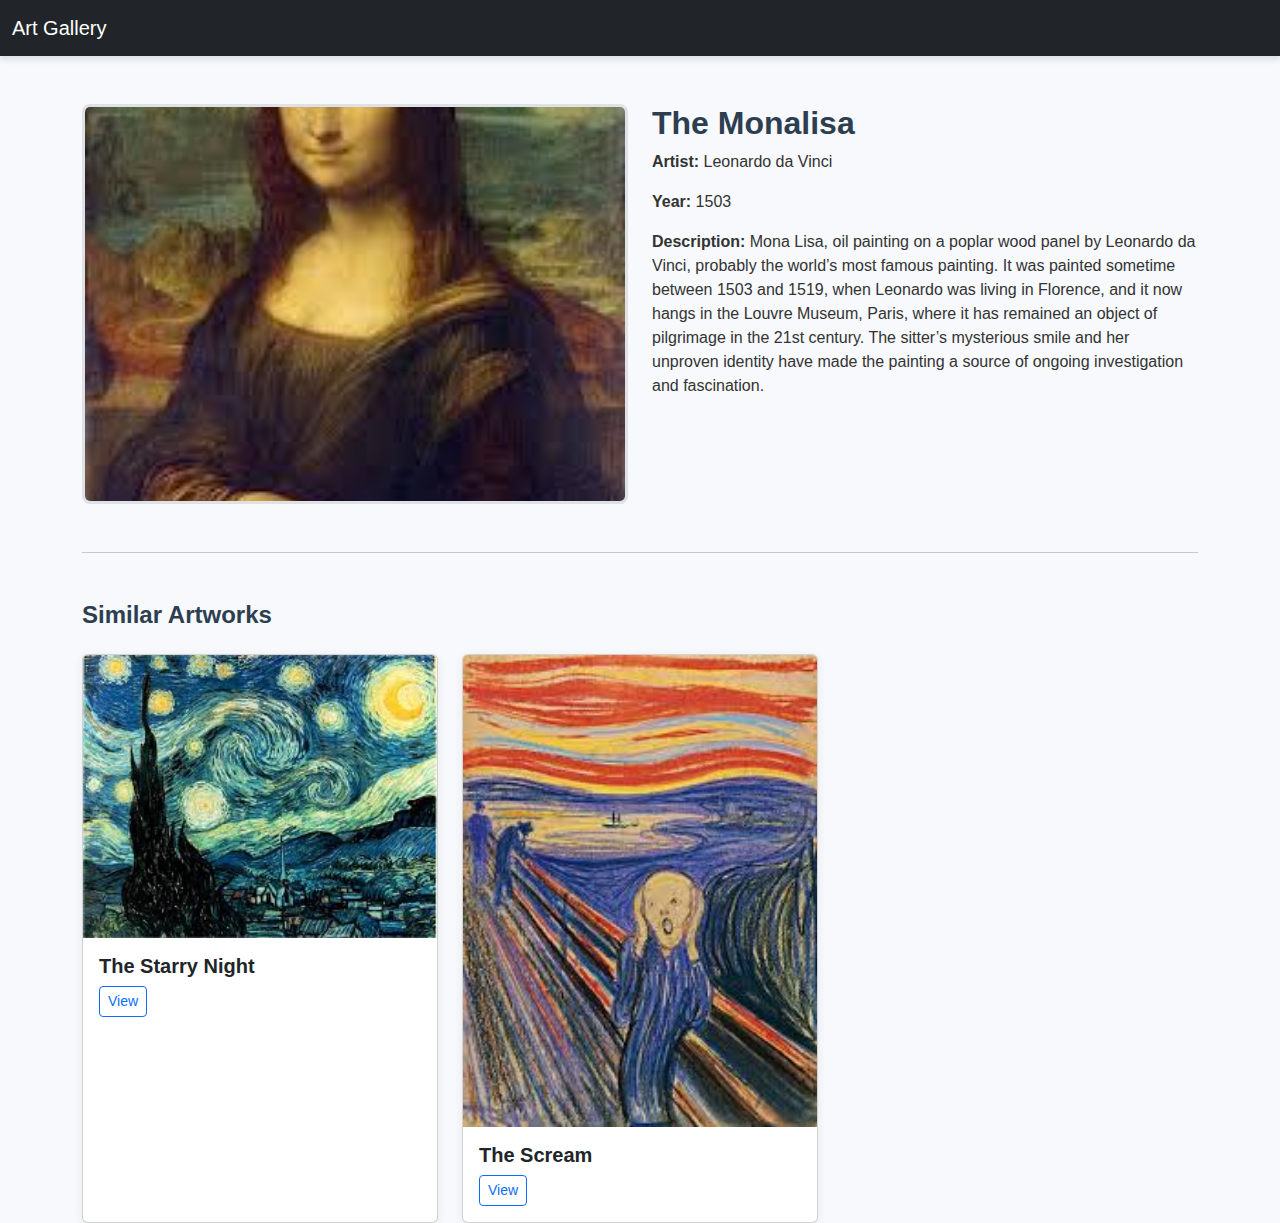
<file: art1.html>
<!DOCTYPE html>
<html lang="en">
<head>
  <meta charset="UTF-8">
  <title>The Monalisa - Art Gallery</title>
  <link href="https://cdn.jsdelivr.net/npm/bootstrap@5.3.2/dist/css/bootstrap.min.css" rel="stylesheet">
  <link rel="stylesheet" href="css/styles.css">
  <style>
    .art-image {
      max-height: 400px;
      object-fit: cover;
      width: 100%;
      border-radius: 8px;
    }
  </style>
</head>
<body>

  <nav class="navbar navbar-dark bg-dark">
    <div class="container-fluid">
      <a class="navbar-brand" href="index.html">Art Gallery</a>
    </div>
  </nav>

  <div class="container mt-5">
    <div class="row">
      <div class="col-md-6">
        <img src="images/art1.jpg" alt="The Monalisa" class="art-image">
      </div>
      <div class="col-md-6">
        <h2>The Monalisa</h2>
        <p><strong>Artist:</strong> Leonardo da Vinci</p>
        <p><strong>Year:</strong> 1503</p>
        <p><strong>Description:</strong> Mona Lisa, oil painting on a poplar wood panel by Leonardo da Vinci, probably the world’s most famous painting. It was painted sometime between 1503 and 1519, when Leonardo was living in Florence, and it now hangs in the Louvre Museum, Paris, where it has remained an object of pilgrimage in the 21st century. The sitter’s mysterious smile and her unproven identity have made the painting a source of ongoing investigation and fascination.</p>
      </div>
    </div>

    <hr class="my-5">

    <h4 class="mb-4">Similar Artworks</h4>
    <div class="row row-cols-1 row-cols-md-3 g-4">

      <div class="col">
        <div class="card h-100">
          <img src="images/art2.jpg" class="card-img-top" alt="The Starry Night">
          <div class="card-body">
            <h5 class="card-title">The Starry Night</h5>
            <a href="art2.html" class="btn btn-sm btn-outline-primary">View</a>
          </div>
        </div>
      </div>

      <div class="col">
        <div class="card h-100">
          <img src="images/art3.jpg" class="card-img-top" alt="The Scream">
          <div class="card-body">
            <h5 class="card-title">The Scream</h5>
            <a href="art3.html" class="btn btn-sm btn-outline-primary">View</a>
          </div>
        </div>
      </div>

    </div>
  </div>

  <script src="https://cdn.jsdelivr.net/npm/bootstrap@5.3.2/dist/js/bootstrap.bundle.min.js"></script>
</body>
</html>
</file>
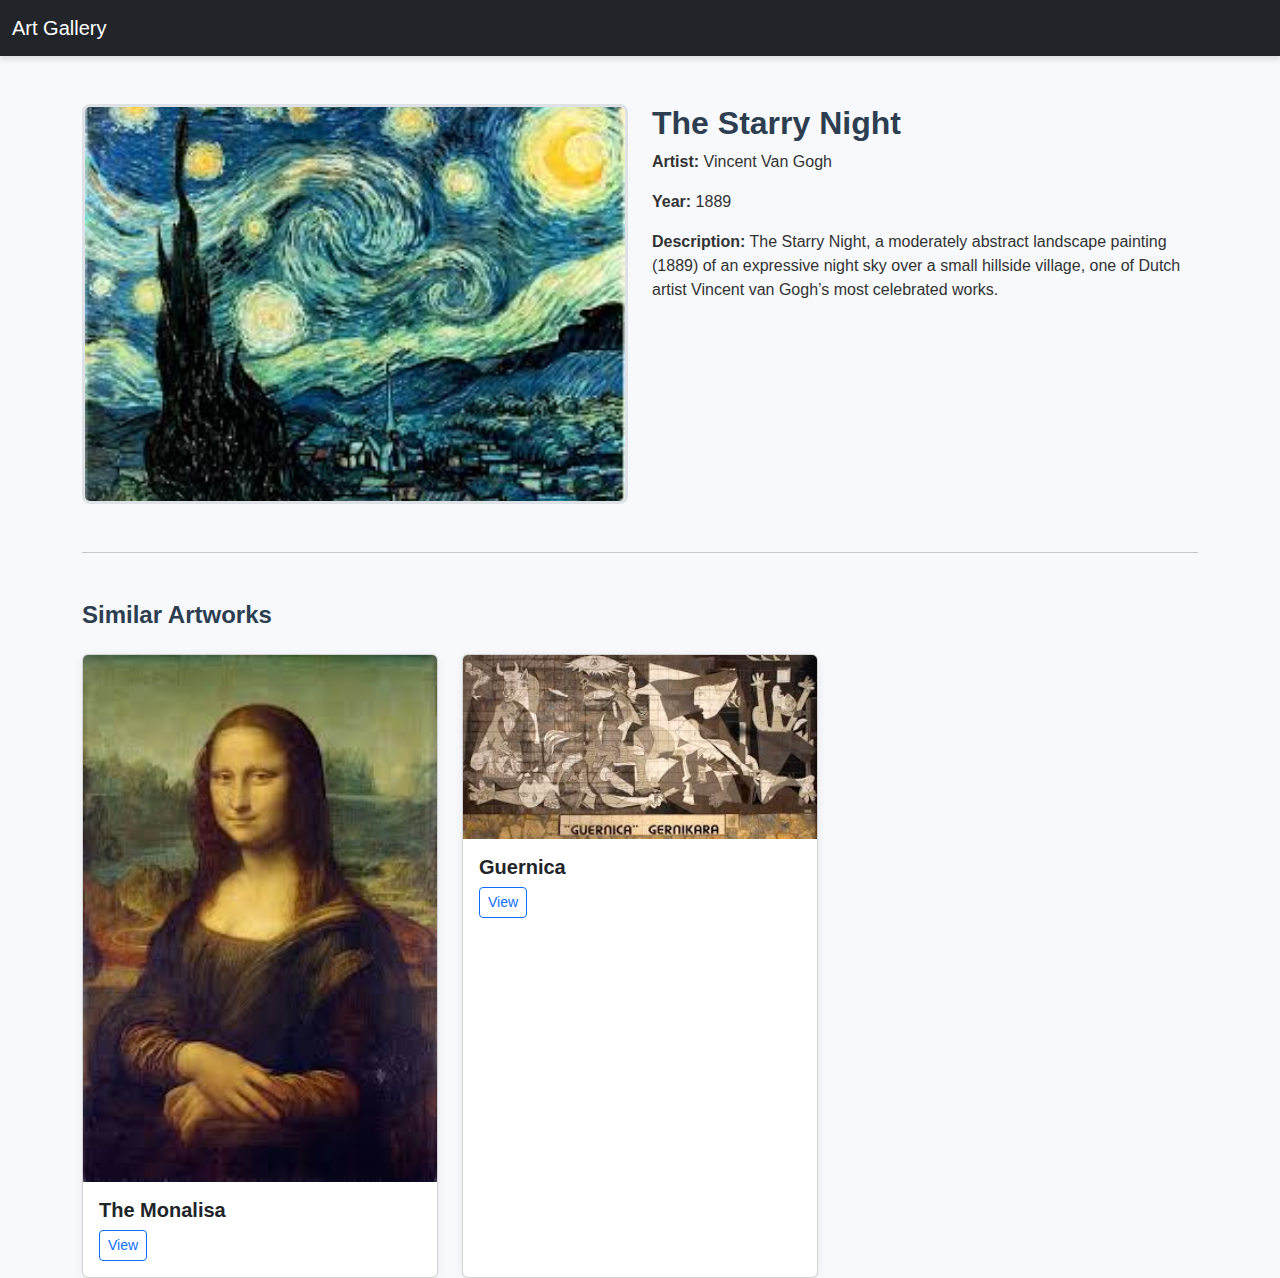
<file: art2.html>
<!DOCTYPE html>
<html lang="en">
<head>
  <meta charset="UTF-8">
  <title>The Starry Night - Art Gallery</title>
  <link href="https://cdn.jsdelivr.net/npm/bootstrap@5.3.2/dist/css/bootstrap.min.css" rel="stylesheet">
  <link rel="stylesheet" href="css/styles.css">
  <style>
    .art-image {
      max-height: 400px;
      object-fit: cover;
      width: 100%;
      border-radius: 8px;
    }
  </style>
</head>
<body>

  <nav class="navbar navbar-dark bg-dark">
    <div class="container-fluid">
      <a class="navbar-brand" href="index.html">Art Gallery</a>
    </div>
  </nav>

  <div class="container mt-5">
    <div class="row">
      <div class="col-md-6">
        <img src="images/art2.jpg" alt="The Starry Night" class="art-image">
      </div>
      <div class="col-md-6">
        <h2>The Starry Night</h2>
        <p><strong>Artist:</strong> Vincent Van Gogh</p>
        <p><strong>Year:</strong> 1889</p>
        <p><strong>Description:</strong> The Starry Night, a moderately abstract landscape painting (1889) of an expressive night sky over a small hillside village, one of Dutch artist Vincent van Gogh’s most celebrated works.</p>
      </div>
    </div>

    <hr class="my-5">

    <h4 class="mb-4">Similar Artworks</h4>
    <div class="row row-cols-1 row-cols-md-3 g-4">

      <div class="col">
        <div class="card h-100">
          <img src="images/art1.jpg" class="card-img-top" alt="The Monalisa">
          <div class="card-body">
            <h5 class="card-title">The Monalisa</h5>
            <a href="art1.html" class="btn btn-sm btn-outline-primary">View</a>
          </div>
        </div>
      </div>

      <div class="col">
        <div class="card h-100">
          <img src="images/art4.jpg" class="card-img-top" alt="Guernica">
          <div class="card-body">
            <h5 class="card-title">Guernica</h5>
            <a href="art4.html" class="btn btn-sm btn-outline-primary">View</a>
          </div>
        </div>
      </div>

    </div>
  </div>

  <script src="https://cdn.jsdelivr.net/npm/bootstrap@5.3.2/dist/js/bootstrap.bundle.min.js"></script>
</body>
</html>
</file>
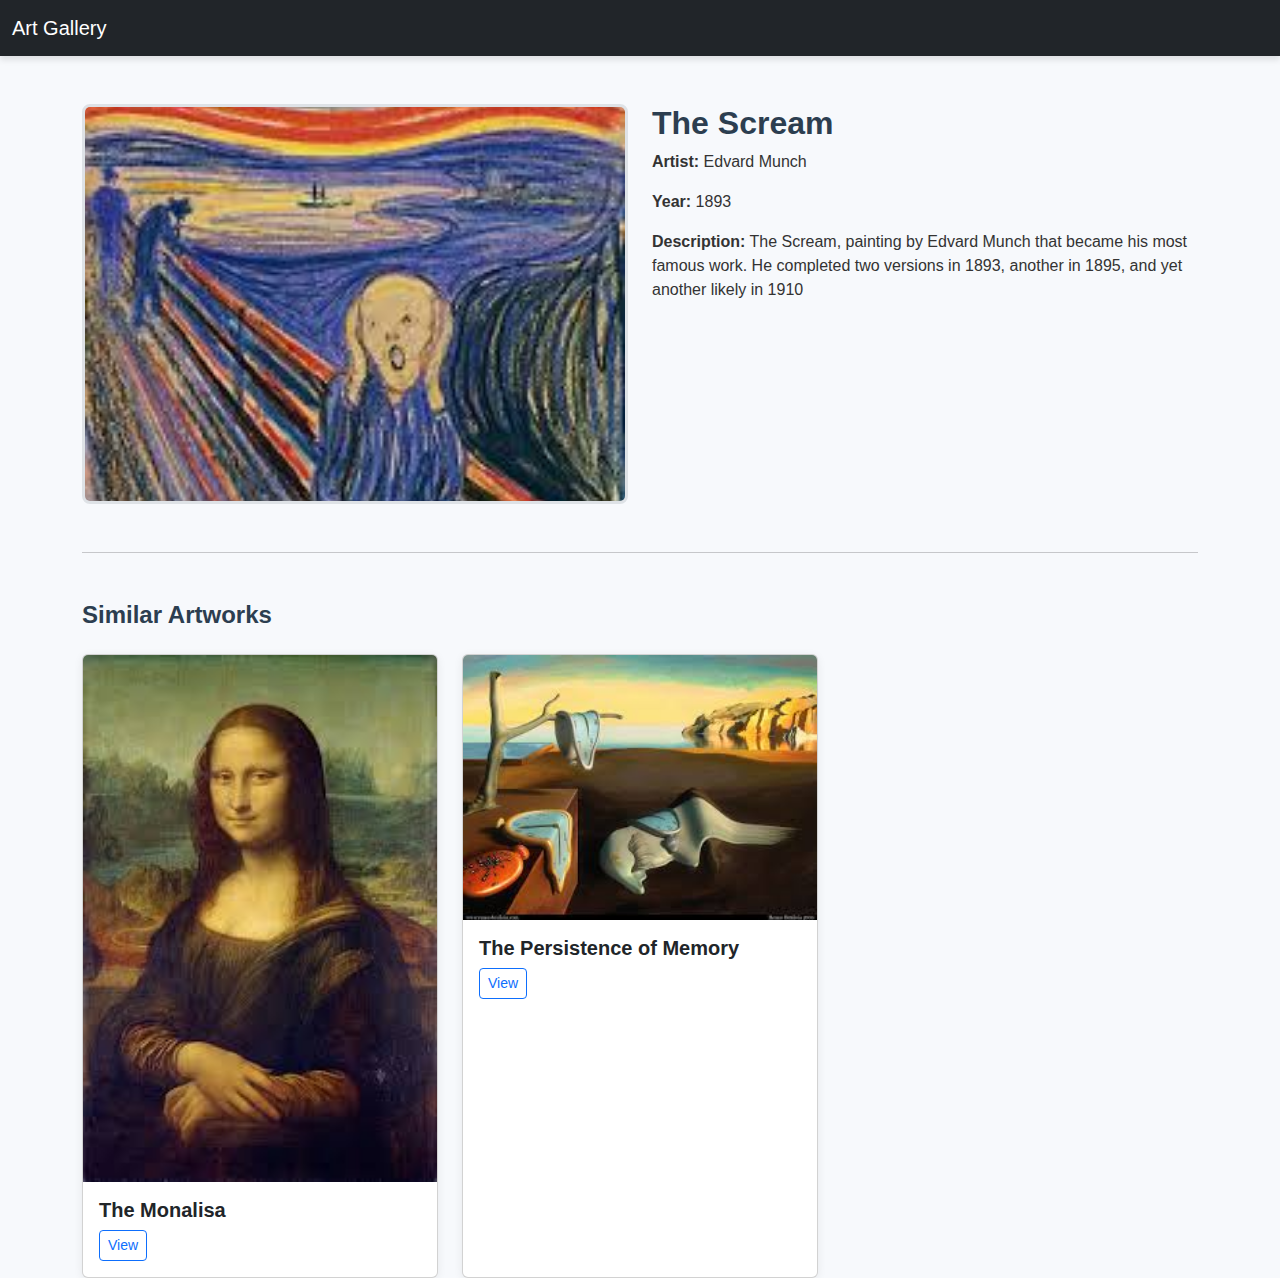
<file: art3.html>
<!DOCTYPE html>
<html lang="en">
<head>
  <meta charset="UTF-8">
  <title>The Scream - Art Gallery</title>
  <link href="https://cdn.jsdelivr.net/npm/bootstrap@5.3.2/dist/css/bootstrap.min.css" rel="stylesheet">
  <link rel="stylesheet" href="css/styles.css">
  <style>
    .art-image {
      max-height: 400px;
      object-fit: cover;
      width: 100%;
      border-radius: 8px;
    }
  </style>
</head>
<body>

  <nav class="navbar navbar-dark bg-dark">
    <div class="container-fluid">
      <a class="navbar-brand" href="index.html">Art Gallery</a>
    </div>
  </nav>

  <div class="container mt-5">
    <div class="row">
      <div class="col-md-6">
        <img src="images/art3.jpg" alt="The Scream" class="art-image">
      </div>
      <div class="col-md-6">
        <h2>The Scream</h2>
        <p><strong>Artist:</strong> Edvard Munch </p>
        <p><strong>Year:</strong> 1893</p>
        <p><strong>Description:</strong> The Scream, painting by Edvard Munch that became his most famous work. He completed two versions in 1893, another in 1895, and yet another likely in 1910</p>
      </div>
    </div>

    <hr class="my-5">

    <h4 class="mb-4">Similar Artworks</h4>
    <div class="row row-cols-1 row-cols-md-3 g-4">

      <div class="col">
        <div class="card h-100">
          <img src="images/art1.jpg" class="card-img-top" alt="The Monalisa">
          <div class="card-body">
            <h5 class="card-title">The Monalisa</h5>
            <a href="art1.html" class="btn btn-sm btn-outline-primary">View</a>
          </div>
        </div>
      </div>

      <div class="col">
        <div class="card h-100">
          <img src="images/art5.jpg" class="card-img-top" alt="The Persistence of Memory">
          <div class="card-body">
            <h5 class="card-title">The Persistence of Memory</h5>
            <a href="art5.html" class="btn btn-sm btn-outline-primary">View</a>
          </div>
        </div>
      </div>

    </div>
  </div>

  <script src="https://cdn.jsdelivr.net/npm/bootstrap@5.3.2/dist/js/bootstrap.bundle.min.js"></script>
</body>
</html>
</file>
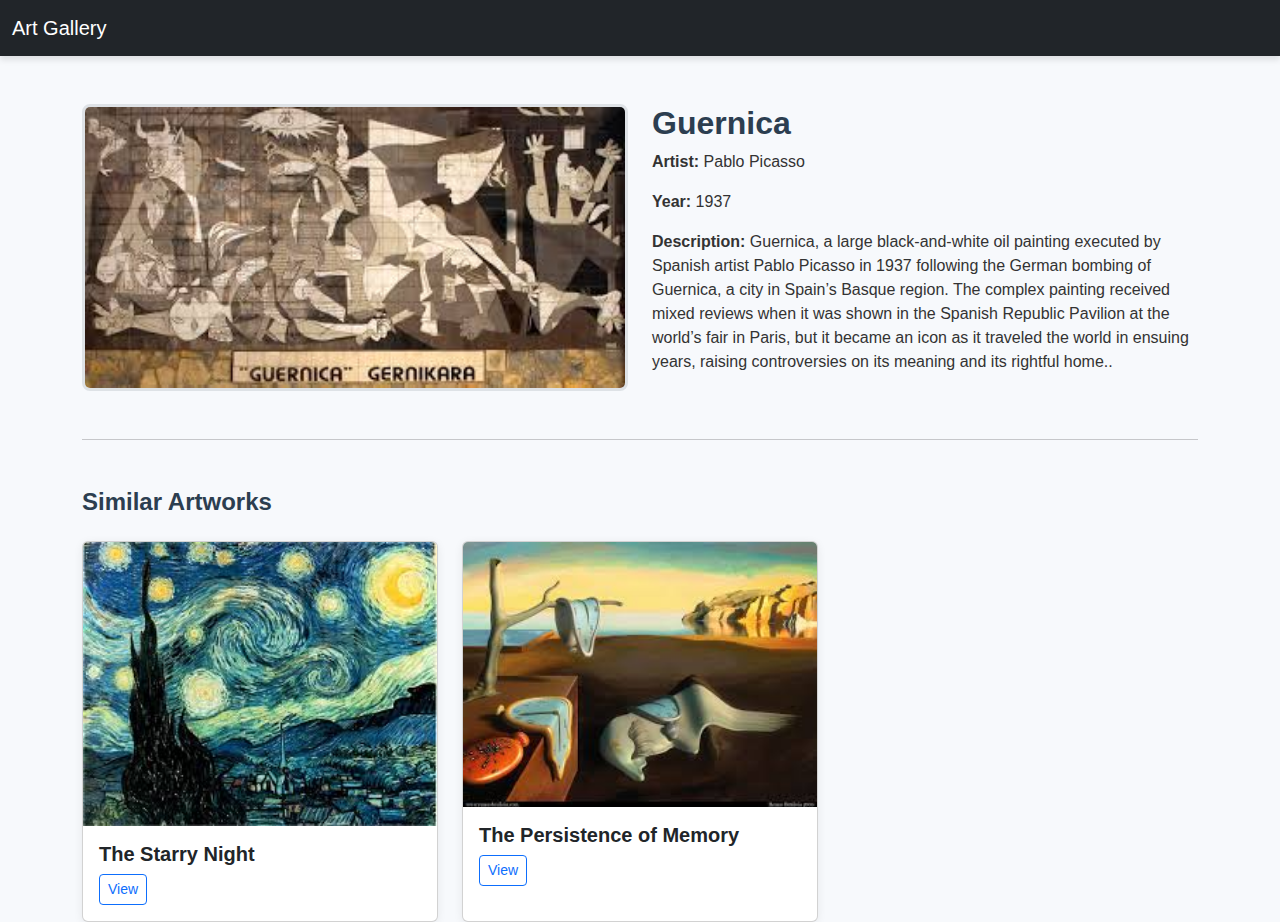
<file: art4.html>
<!DOCTYPE html>
<html lang="en">
<head>
  <meta charset="UTF-8">
  <title>Guernica - Art Gallery</title>
  <link href="https://cdn.jsdelivr.net/npm/bootstrap@5.3.2/dist/css/bootstrap.min.css" rel="stylesheet">
  <link rel="stylesheet" href="css/styles.css">
  <style>
    .art-image {
      max-height: 400px;
      object-fit: cover;
      width: 100%;
      border-radius: 8px;
    }
  </style>
</head>
<body>

  <nav class="navbar navbar-dark bg-dark">
    <div class="container-fluid">
      <a class="navbar-brand" href="index.html">Art Gallery</a>
    </div>
  </nav>

  <div class="container mt-5">
    <div class="row">
      <div class="col-md-6">
        <img src="images/art4.jpg" alt="Guernica" class="art-image">
      </div>
      <div class="col-md-6">
        <h2>Guernica</h2>
        <p><strong>Artist:</strong>  Pablo Picasso </p>
        <p><strong>Year:</strong> 1937</p>
        <p><strong>Description:</strong> Guernica, a large black-and-white oil painting executed by Spanish artist Pablo Picasso in 1937 following the German bombing of Guernica, a city in Spain’s Basque region. The complex painting received mixed reviews when it was shown in the Spanish Republic Pavilion at the world’s fair in Paris, but it became an icon as it traveled the world in ensuing years, raising controversies on its meaning and its rightful home..</p>
      </div>
    </div>

    <hr class="my-5">

    <h4 class="mb-4">Similar Artworks</h4>
    <div class="row row-cols-1 row-cols-md-3 g-4">

      <div class="col">
        <div class="card h-100">
          <img src="images/art2.jpg" class="card-img-top" alt="The Starry Night">
          <div class="card-body">
            <h5 class="card-title">The Starry Night</h5>
            <a href="art2.html" class="btn btn-sm btn-outline-primary">View</a>
          </div>
        </div>
      </div>

      <div class="col">
        <div class="card h-100">
          <img src="images/art5.jpg" class="card-img-top" alt="The Persistence of Memory">
          <div class="card-body">
            <h5 class="card-title">The Persistence of Memory</h5>
            <a href="art5.html" class="btn btn-sm btn-outline-primary">View</a>
          </div>
        </div>
      </div>

    </div>
  </div>

  <script src="https://cdn.jsdelivr.net/npm/bootstrap@5.3.2/dist/js/bootstrap.bundle.min.js"></script>
</body>
</html>
</file>
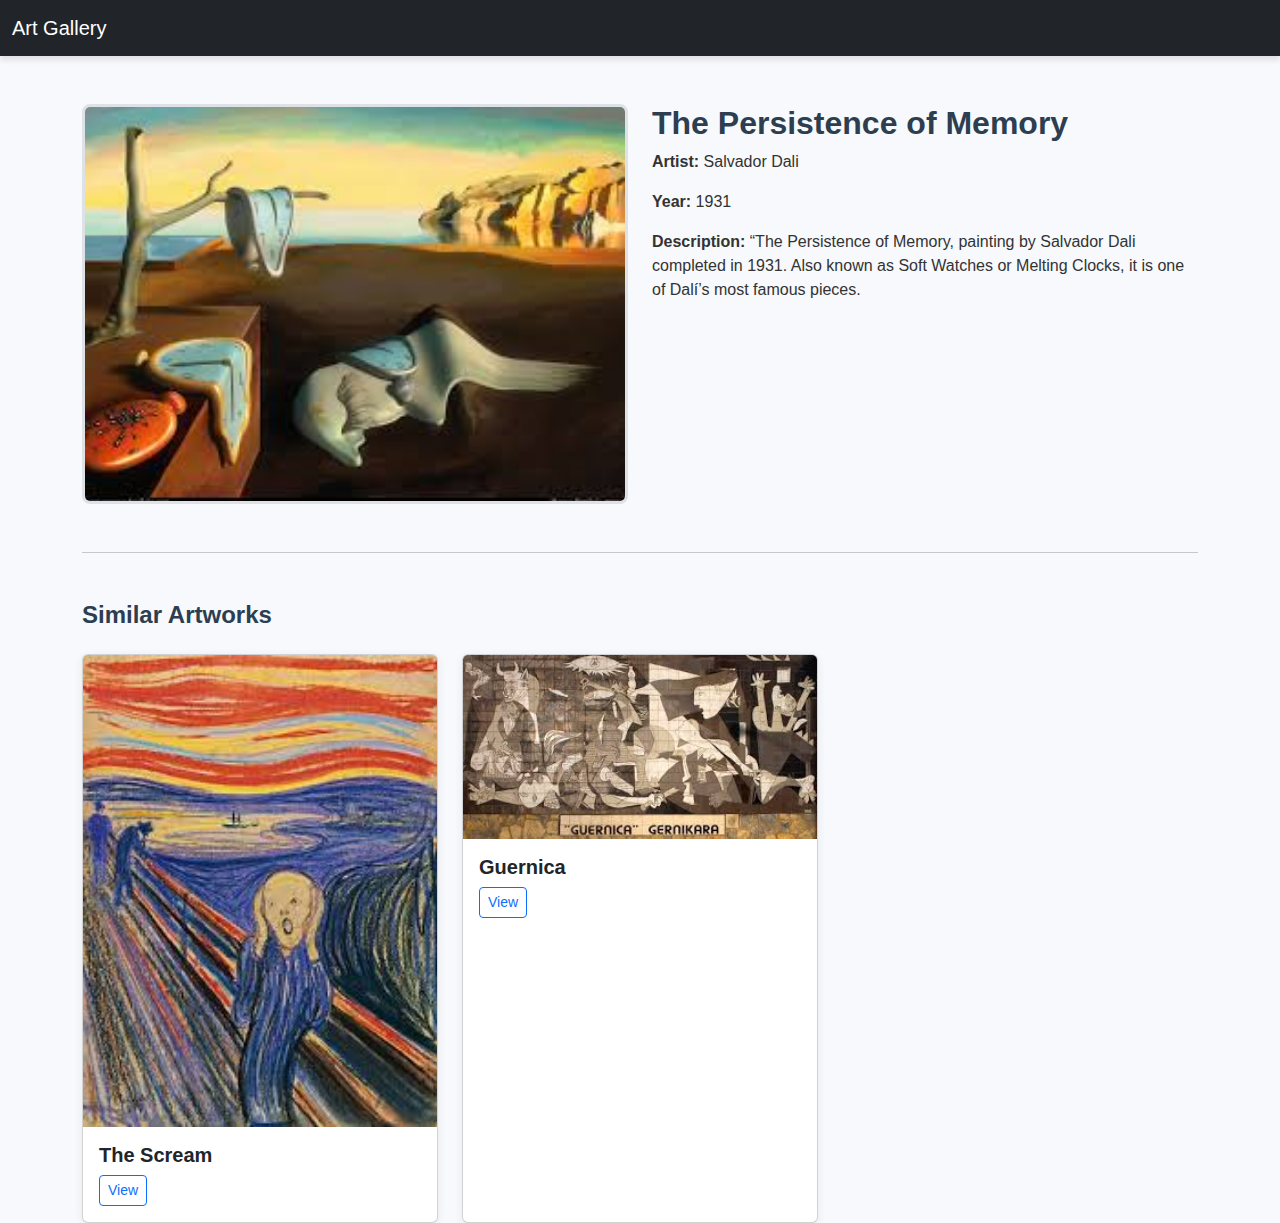
<file: art5.html>
<!DOCTYPE html>
<html lang="en">
<head>
  <meta charset="UTF-8">
  <title>The Persistence of Memory - Art Gallery</title>
  <link href="https://cdn.jsdelivr.net/npm/bootstrap@5.3.2/dist/css/bootstrap.min.css" rel="stylesheet">
  <link rel="stylesheet" href="css/styles.css">
  <style>
    .art-image {
      max-height: 400px;
      object-fit: cover;
      width: 100%;
      border-radius: 8px;
    }
  </style>

</head>
<body>

  <nav class="navbar navbar-dark bg-dark">
    <div class="container-fluid">
      <a class="navbar-brand" href="index.html">Art Gallery</a>
    </div>
  </nav>

  <div class="container mt-5">
    <div class="row">
      <div class="col-md-6">
        <img src="images/art5.jpg" alt="The Persistence of Memory" class="art-image">
      </div>
      <div class="col-md-6">
        <h2>The Persistence of Memory</h2>
        <p><strong>Artist:</strong> Salvador Dali</p>
        <p><strong>Year:</strong> 1931</p>
        <p><strong>Description:</strong> “The Persistence of Memory, painting by Salvador Dali completed in 1931. Also known as Soft Watches or Melting Clocks, it is one of Dalí’s most famous pieces.</p>
      </div>
    </div>

    <hr class="my-5">

    <h4 class="mb-4">Similar Artworks</h4>
    <div class="row row-cols-1 row-cols-md-3 g-4">

      <div class="col">
        <div class="card h-100">
          <img src="images/art3.jpg" class="card-img-top" alt="The Scream">
          <div class="card-body">
            <h5 class="card-title">The Scream</h5>
            <a href="art3.html" class="btn btn-sm btn-outline-primary">View</a>
          </div>
        </div>
      </div>

      <div class="col">
        <div class="card h-100">
          <img src="images/art4.jpg" class="card-img-top" alt="Guernica">
          <div class="card-body">
            <h5 class="card-title">Guernica</h5>
            <a href="art4.html" class="btn btn-sm btn-outline-primary">View</a>
          </div>
        </div>
      </div>

    </div>
  </div>

  <script src="https://cdn.jsdelivr.net/npm/bootstrap@5.3.2/dist/js/bootstrap.bundle.min.js"></script>
</body>
</html>
</file>
<file: css/styles.css>
/* General reset and font */
body {
  font-family: 'Segoe UI', sans-serif;
  background-color: #f7f9fc;
  color: #333;
}

/* Headings */
h1, h2, h3, h4, h5 {
  font-weight: 600;
  color: #2c3e50;
}

/* Navbar */
.navbar {
  box-shadow: 0 4px 6px rgba(0, 0, 0, 0.1);
}

/* Art Image Styling */
.art-image {
  border: 3px solid #dee2e6;
  transition: transform 0.3s ease;
}
.art-image:hover {
  transform: scale(1.03);
}

/* Cards in Gallery */
.card {
  box-shadow: 0 2px 10px rgba(0, 0, 0, 0.07);
  transition: transform 0.3s ease, box-shadow 0.3s ease;
}
.card:hover {
  transform: translateY(-5px);
  box-shadow: 0 4px 20px rgba(0, 0, 0, 0.15);
}

/* Buttons */
.btn {
  transition: all 0.2s ease-in-out;
}
.btn:hover {
  transform: scale(1.05);
}

/* Forms */
input.form-control {
  border-radius: 0.5rem;
  box-shadow: none;
}
input.form-control:focus {
  border-color: #6c63ff;
  box-shadow: 0 0 0 0.2rem rgba(108, 99, 255, 0.25);
}

/* Footer (if you add one later) */
footer {
  background-color: #2c3e50;
  color: white;
  padding: 1rem 0;
  text-align: center;
}
</file>
